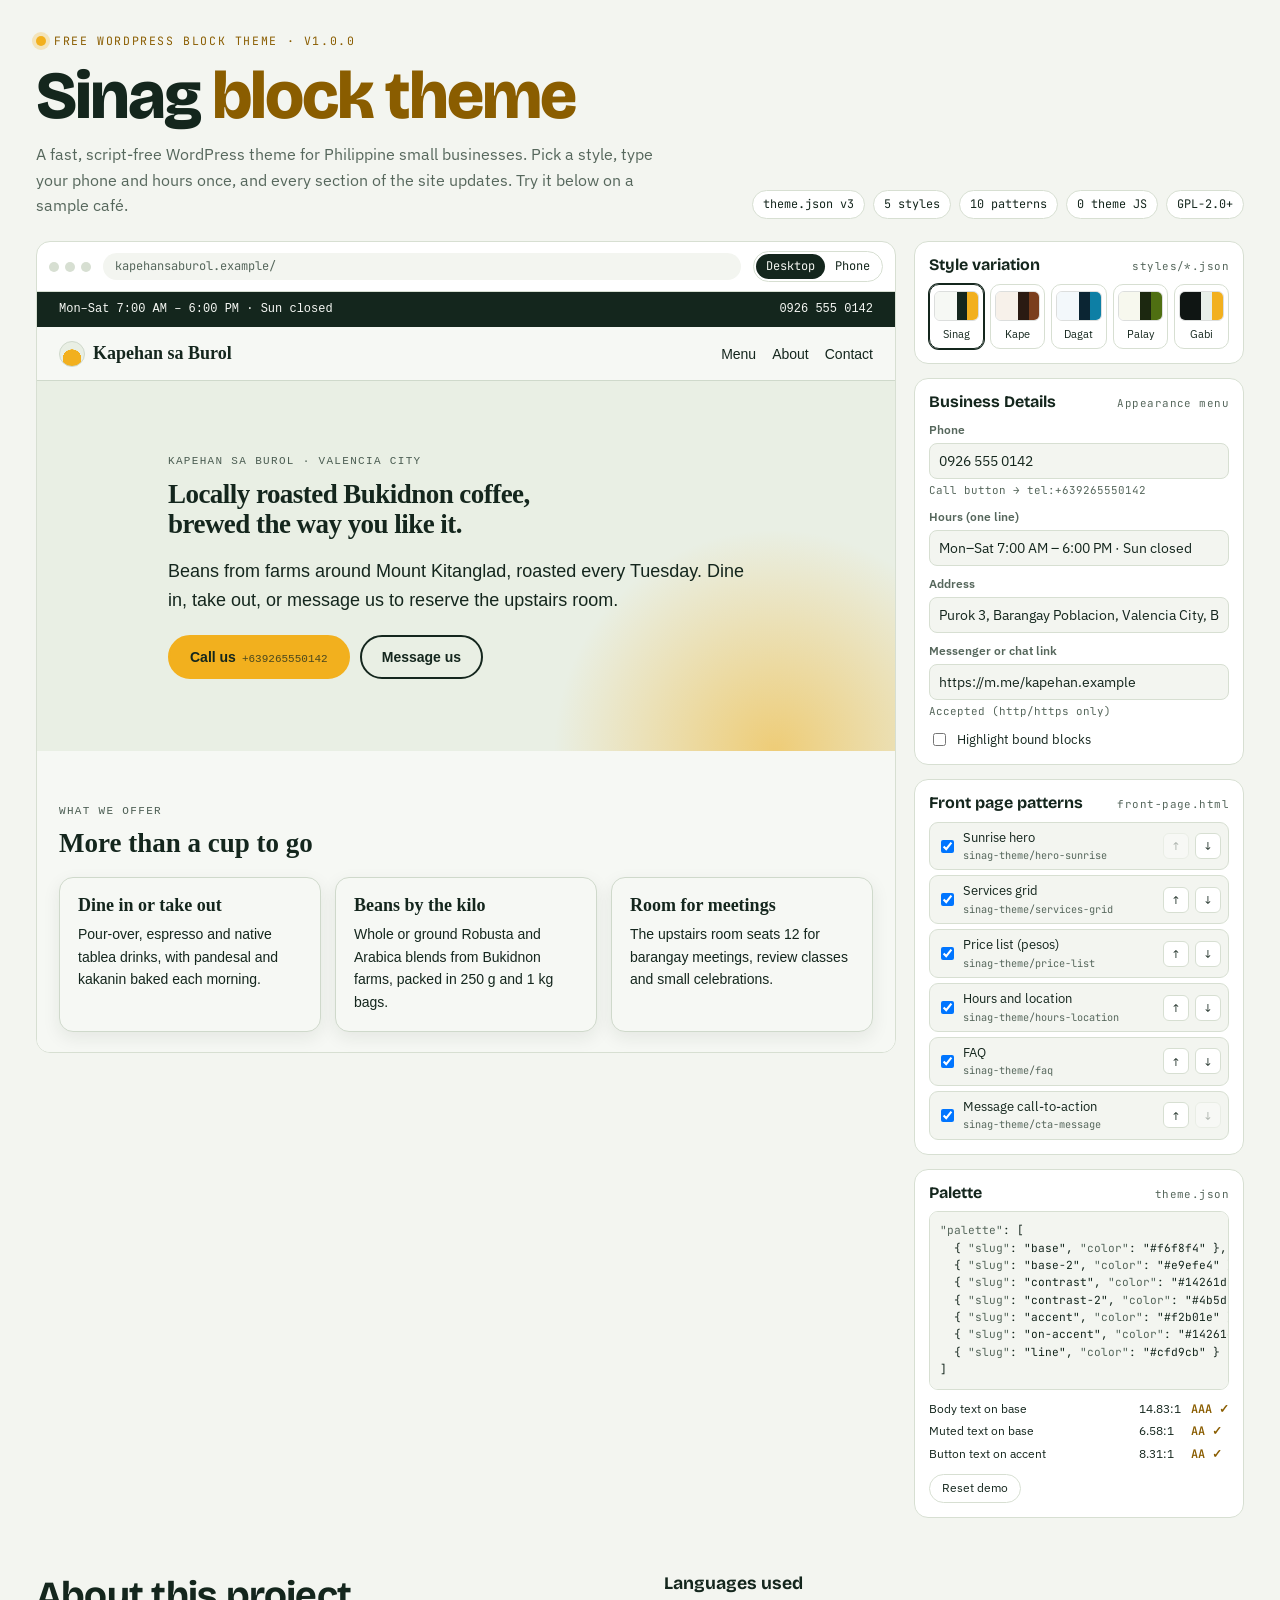
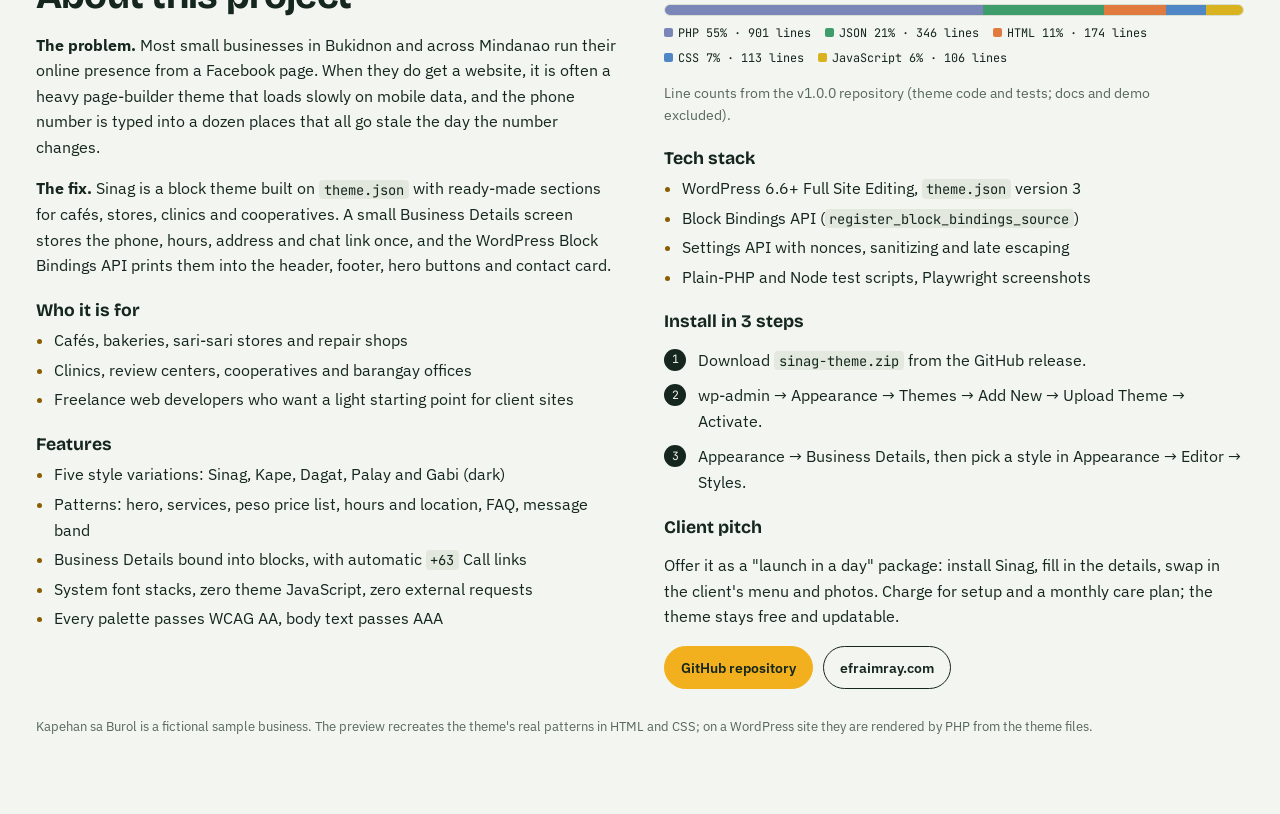
<file: demo/index.html>
<!doctype html>
<html lang="en">
<head>
<meta charset="utf-8">
<meta name="viewport" content="width=device-width, initial-scale=1, viewport-fit=cover">
<meta name="description" content="Interactive preview of Sinag, a free script-free WordPress block theme for Philippine small businesses.">
<title>Showcase · Sinag</title>
<meta name="claude:viewport-fit-sides" content="cover">
<link rel="preconnect" href="https://fonts.googleapis.com">
<style>body{margin:0}</style>
<link rel="stylesheet" href="https://fonts.googleapis.com/css2?family=Bricolage+Grotesque:opsz,wght@12..96,500;12..96,700;12..96,800&family=IBM+Plex+Sans:wght@400;500;600&family=JetBrains+Mono:wght@400;600&display=swap">
<style>
/* Layout: a "theme bench" — live site preview in a browser frame beside a control rail (Site Editor feel), then an About section. */
:root {
  --bg: #f3f5f0; --surface: #ffffff; --ink: #14261d; --muted: #56675c; --line: #d7dfd2;
  --accent: #f2b01e; --accent-ink: #8a5d00; --on-accent: #14261d; --focus: #0d7fa5;
  --font-display: "Bricolage Grotesque", "Segoe UI", system-ui, sans-serif;
  --font-body: "IBM Plex Sans", -apple-system, "Segoe UI", Roboto, sans-serif;
  --font-mono: "JetBrains Mono", ui-monospace, Menlo, Consolas, monospace;
  --radius: 14px;
}
@media (prefers-color-scheme: dark) { :root:not([data-theme="light"]) {
  --bg: #0e1412; --surface: #151d1a; --ink: #e6eee8; --muted: #9fb0a5; --line: #26332d;
  --accent: #f2b01e; --accent-ink: #f5c453; --on-accent: #14130c; --focus: #5cc8ea; color-scheme: dark } }
:root[data-theme="dark"] {
  --bg: #0e1412; --surface: #151d1a; --ink: #e6eee8; --muted: #9fb0a5; --line: #26332d;
  --accent: #f2b01e; --accent-ink: #f5c453; --on-accent: #14130c; --focus: #5cc8ea; color-scheme: dark }
* { box-sizing: border-box; }
body { background: var(--bg); color: var(--ink); font-family: var(--font-body); font-size: 16px; line-height: 1.6; }
.wrap { max-width: 1240px; margin: 0 auto; padding-left: max(16px, env(safe-area-inset-left, 0px)); padding-right: max(16px, env(safe-area-inset-right, 0px)); padding-block: 28px 64px; }
h1, h2, h3 { font-family: var(--font-display); line-height: 1.1; text-wrap: balance; margin: 0; }
.mono { font-family: var(--font-mono); }
button, input { font: inherit; color: inherit; }
:focus-visible { outline: 2px solid var(--focus); outline-offset: 2px; }

/* Masthead */
.mast { display: grid; grid-template-columns: minmax(0, 1fr) auto; gap: 20px; align-items: end; margin-bottom: 22px; }
.tag { font-family: var(--font-mono); font-size: .72rem; letter-spacing: .14em; text-transform: uppercase; color: var(--accent-ink); display: inline-flex; gap: 8px; align-items: center; margin-bottom: 10px; }
.tag::before { content: ""; width: 10px; height: 10px; border-radius: 50%; background: var(--accent); box-shadow: 0 0 0 4px color-mix(in srgb, var(--accent) 25%, transparent); }
.mast h1 { font-size: clamp(2.4rem, 6vw, 4.2rem); font-weight: 800; letter-spacing: -.03em; }
.mast h1 span { color: var(--accent-ink); }
.mast p { margin: 8px 0 0; color: var(--muted); max-width: 62ch; }
.facts { display: flex; flex-wrap: wrap; gap: 8px; justify-content: flex-end; }
.chip { font-family: var(--font-mono); font-size: .74rem; border: 1px solid var(--line); background: var(--surface); padding: 4px 10px; border-radius: 999px; white-space: nowrap; }

/* Bench */
.bench { display: grid; grid-template-columns: minmax(0, 1fr) 330px; gap: 18px; align-items: start; }
.frame { border: 1px solid var(--line); border-radius: var(--radius); overflow: hidden; background: var(--surface); min-width: 0; }
.chrome { display: flex; align-items: center; gap: 12px; padding: 9px 12px; border-bottom: 1px solid var(--line); }
.dots { display: flex; gap: 6px; } .dots i { width: 10px; height: 10px; border-radius: 50%; background: var(--line); display: block; }
.url { flex: 1; min-width: 0; font-family: var(--font-mono); font-size: .75rem; color: var(--muted); background: var(--bg); border-radius: 999px; padding: 4px 12px; white-space: nowrap; overflow: hidden; text-overflow: ellipsis; }
.seg { display: inline-flex; border: 1px solid var(--line); border-radius: 999px; padding: 2px; flex: none; }
.seg button { border: 0; background: none; padding: 3px 10px; border-radius: 999px; font-size: .75rem; cursor: pointer; font-family: var(--font-mono); }
.seg button[aria-pressed="true"] { background: var(--ink); color: var(--bg); }
.stage { background: repeating-linear-gradient(45deg, transparent 0 10px, color-mix(in srgb, var(--line) 35%, transparent) 10px 11px); display: flex; justify-content: center; }
.viewport { width: 100%; max-height: 760px; overflow: auto; transition: width .35s ease; background: var(--s-base); }
.viewport.phone { width: 390px; max-width: 100%; border-inline: 1px solid var(--line); }

/* ===== The sample site, styled ONLY from the active variation's palette (--s-*) ===== */
.site { --sans: -apple-system, BlinkMacSystemFont, "Segoe UI", Roboto, Arial, sans-serif; --serif: Charter, "Bitstream Charter", "Sitka Text", Cambria, Georgia, serif; --smono: ui-monospace, Menlo, Consolas, monospace;
  background: var(--s-base); color: var(--s-contrast); font-family: var(--sans); font-size: 15px; line-height: 1.6; transition: background .3s, color .3s; }
.site * { transition: background-color .3s, color .3s, border-color .3s; }
.site h2, .site h3, .site .s-h1 { font-family: var(--serif); font-weight: 700; color: var(--s-contrast); }
.s-in { max-width: 1000px; margin: 0 auto; padding-inline: 22px; }
.s-narrow { max-width: 640px; margin: 0 auto; padding-inline: 22px; }
.s-top { background: var(--s-contrast); color: var(--s-base); font-family: var(--smono); font-size: 12px; }
.s-top .s-in { display: flex; flex-wrap: wrap; justify-content: space-between; gap: 4px 16px; padding-block: 8px; }
.s-head { border-bottom: 1px solid var(--s-line); }
.s-head .s-in { display: flex; justify-content: space-between; align-items: center; gap: 12px; padding-block: 12px; }
.s-brand { font-family: var(--serif); font-weight: 700; font-size: 18px; display: flex; gap: 8px; align-items: center; }
.s-logo { width: 26px; height: 26px; border-radius: 50%; background: radial-gradient(circle at 50% 70%, var(--s-accent) 0 45%, transparent 46%), var(--s-base-2); border: 1px solid var(--s-line); }
.s-nav { display: flex; gap: 16px; font-size: 14px; } .s-nav span { cursor: default; }
.s-burger { display: none; width: 22px; height: 14px; border-block: 2px solid var(--s-contrast); position: relative; } .s-burger::after { content: ""; position: absolute; left: 0; right: 0; top: 4px; border-top: 2px solid var(--s-contrast); }
.s-eyebrow { font-family: var(--smono); font-size: 11px; letter-spacing: .12em; text-transform: uppercase; color: var(--s-contrast-2); margin: 0 0 8px; }
.s-band { padding-block: 52px; position: relative; }
.s-band.alt { background: var(--s-base-2); }
.s-hero { overflow: hidden; isolation: isolate; padding-block: 72px; }
.s-hero::before { content: ""; position: absolute; z-index: -1; width: 460px; aspect-ratio: 1; right: -110px; bottom: -230px; border-radius: 50%; background: radial-gradient(circle, color-mix(in srgb, var(--s-accent) 55%, transparent), transparent 68%); }
.s-h1 { font-size: clamp(28px, 4.4vw, 46px); line-height: 1.12; letter-spacing: -.02em; margin: 0 0 14px; }
.s-lead { font-size: 18px; margin: 0 0 20px; }
.s-btns { display: flex; flex-wrap: wrap; gap: 10px; }
.s-btn { display: inline-block; padding: 9px 20px; border-radius: 999px; font-weight: 600; font-size: 14px; background: var(--s-accent); color: var(--s-on-accent); border: 2px solid var(--s-accent); text-decoration: none; }
.s-btn.out { background: transparent; color: var(--s-contrast); border-color: var(--s-contrast); }
.s-btn.ink { background: var(--s-contrast); color: var(--s-base); border-color: var(--s-contrast); }
.s-btn small { font-family: var(--smono); font-weight: 400; opacity: .75; margin-left: 6px; font-size: 11px; }
.site h2 { font-size: 27px; margin: 0 0 18px; }
.site h3 { font-size: 18px; margin: 0 0 8px; }
.s-grid { display: grid; grid-template-columns: repeat(3, minmax(0, 1fr)); gap: 14px; }
.s-card { background: var(--s-base); border: 1px solid var(--s-line); border-radius: 14px; padding: 18px; box-shadow: 0 6px 18px color-mix(in srgb, var(--s-contrast) 8%, transparent); }
.s-card p { margin: 0; font-size: 14px; }
.s-cols { display: grid; grid-template-columns: repeat(2, minmax(0, 1fr)); gap: 28px; }
.s-row { display: flex; align-items: baseline; gap: 8px; margin: 0 0 10px; font-size: 14px; }
.s-row b { font-variant-numeric: tabular-nums; }
.s-lead-dots { flex: 1; min-width: 20px; border-bottom: 2px dotted var(--s-line); transform: translateY(-4px); }
.s-checks { list-style: none; padding: 0; margin: 14px 0 0; font-size: 14px; }
.s-checks li { position: relative; padding-left: 22px; margin-bottom: 4px; }
.s-checks li::before { content: ""; position: absolute; left: 3px; top: 5px; width: 6px; height: 11px; border: solid var(--s-contrast); border-width: 0 2px 2px 0; transform: rotate(45deg); }
.s-details { border-bottom: 1px solid var(--s-line); padding-block: 12px; }
.s-details summary { cursor: pointer; font-weight: 600; list-style: none; display: flex; justify-content: space-between; gap: 10px; }
.s-details summary::-webkit-details-marker { display: none; }
.s-details summary::after { content: "+"; font-family: var(--smono); } .s-details[open] summary::after { content: "\2212"; }
.s-details p { margin: 8px 0 0; font-size: 14px; }
.s-cta { background: var(--s-accent); color: var(--s-on-accent); text-align: center; padding-block: 48px; }
.s-cta h2 { color: var(--s-on-accent); }
.s-foot { background: var(--s-base-2); padding-block: 32px 18px; font-size: 14px; }
.s-foot .s-cols3 { display: grid; grid-template-columns: repeat(3, minmax(0, 1fr)); gap: 20px; }
.s-foot p { margin: 0 0 6px; }
.s-copy { border-top: 1px solid var(--s-line); margin-top: 18px; padding-top: 12px; font-size: 12px; }
.bound { border-radius: 4px; transition: box-shadow .4s, background-color .4s; }
.bound.flash { box-shadow: 0 0 0 3px var(--s-accent); background: color-mix(in srgb, var(--s-accent) 22%, transparent); }
.site.show-bindings .bound { box-shadow: inset 0 -2px 0 var(--s-accent); }
.site.show-bindings .bound::after { content: attr(data-key); font-family: var(--smono); font-size: 9px; letter-spacing: .05em; vertical-align: super; margin-left: 3px; background: var(--s-contrast); color: var(--s-base); padding: 0 4px; border-radius: 3px; }
.s-empty { padding: 60px 22px; text-align: center; color: var(--s-contrast-2); font-family: var(--smono); font-size: 13px; }
/* Phone layout inside the frame */
.viewport.phone .s-grid, .viewport.phone .s-cols, .viewport.phone .s-foot .s-cols3 { grid-template-columns: 1fr; }
.viewport.phone .s-nav { display: none; } .viewport.phone .s-burger { display: block; }
.viewport.phone .s-hero { padding-block: 48px; }

/* Rail */
.rail { display: grid; gap: 14px; min-width: 0; position: sticky; top: calc(env(safe-area-inset-top, 0px) + 12px); }
.panel { background: var(--surface); border: 1px solid var(--line); border-radius: var(--radius); padding: 14px; min-width: 0; }
.panel h2 { font-size: 1rem; font-weight: 700; display: flex; justify-content: space-between; align-items: baseline; gap: 8px; margin-bottom: 10px; }
.panel h2 small { font-family: var(--font-mono); font-weight: 400; font-size: .68rem; color: var(--muted); letter-spacing: .04em; }
.vars { display: grid; grid-template-columns: repeat(5, minmax(0, 1fr)); gap: 6px; }
.var { border: 1px solid var(--line); background: none; border-radius: 10px; padding: 6px 4px 5px; cursor: pointer; display: grid; gap: 5px; justify-items: center; font-size: .7rem; transition: transform .15s, border-color .15s; }
.var:hover { transform: translateY(-2px); }
.var[aria-pressed="true"] { border-color: var(--ink); box-shadow: 0 0 0 1px var(--ink); }
.sw { width: 100%; height: 30px; border-radius: 6px; display: grid; grid-template-columns: 2fr 1fr 1fr; overflow: hidden; border: 1px solid color-mix(in srgb, var(--ink) 15%, transparent); }
.field { display: grid; gap: 3px; margin-bottom: 9px; }
.field label { font-size: .74rem; font-weight: 600; color: var(--muted); }
.field input { border: 1px solid var(--line); background: var(--bg); border-radius: 8px; padding: 6px 9px; font-size: .86rem; min-width: 0; width: 100%; }
.field .hint { font-family: var(--font-mono); font-size: .68rem; color: var(--muted); overflow-wrap: anywhere; }
.field .hint.bad { color: #c2410c; }
.toggle { display: flex; align-items: center; gap: 8px; font-size: .8rem; cursor: pointer; }
.pats { list-style: none; margin: 0; padding: 0; display: grid; gap: 5px; }
.pat { display: grid; grid-template-columns: auto minmax(0, 1fr) auto auto; gap: 6px; align-items: center; border: 1px solid var(--line); border-radius: 9px; padding: 5px 7px; font-size: .8rem; background: var(--bg); }
.pat.off { opacity: .5; } .pat.off .pname { text-decoration: line-through; }
.pname { white-space: nowrap; overflow: hidden; text-overflow: ellipsis; }
.pname small { display: block; font-family: var(--font-mono); font-size: .64rem; color: var(--muted); overflow: hidden; text-overflow: ellipsis; }
.ib { border: 1px solid var(--line); background: var(--surface); width: 26px; height: 26px; border-radius: 6px; cursor: pointer; display: grid; place-items: center; font-size: .75rem; padding: 0; }
.ib:disabled { opacity: .35; cursor: default; }
.json { font-family: var(--font-mono); font-size: .7rem; line-height: 1.55; background: var(--bg); border: 1px solid var(--line); border-radius: 9px; padding: 10px; margin: 0; overflow: auto; max-height: 230px; white-space: pre; }
.json .k { color: var(--muted); }
.cr { display: grid; grid-template-columns: minmax(0, 1fr) auto auto; gap: 4px 10px; font-size: .74rem; margin-top: 10px; font-variant-numeric: tabular-nums; }
.cr .pass { font-family: var(--font-mono); color: var(--accent-ink); font-weight: 600; }
.reset { border: 1px solid var(--line); background: none; border-radius: 999px; padding: 4px 12px; font-size: .74rem; cursor: pointer; }

/* About */
.about { margin-top: 56px; display: grid; grid-template-columns: minmax(0, 1fr) minmax(0, 1fr); gap: 36px 48px; }
.about h2 { font-size: clamp(1.7rem, 3.5vw, 2.4rem); letter-spacing: -.02em; margin-bottom: 14px; }
.about h3 { font-size: 1.1rem; margin: 22px 0 8px; }
.about p, .about li { color: var(--ink); max-width: 64ch; }
.about ul { padding-left: 1.1em; margin: 0; }
.about li { margin-bottom: 4px; }
.about li::marker { color: var(--accent-ink); }
.langs { display: flex; height: 12px; border-radius: 999px; overflow: hidden; margin: 10px 0 8px; border: 1px solid var(--line); }
.langs span { display: block; height: 100%; }
.legend { display: flex; flex-wrap: wrap; gap: 6px 14px; font-family: var(--font-mono); font-size: .74rem; }
.legend i { display: inline-block; width: 9px; height: 9px; border-radius: 2px; margin-right: 5px; vertical-align: 0; }
.steps { counter-reset: s; list-style: none; padding: 0; }
.steps li { counter-increment: s; position: relative; padding-left: 34px; margin-bottom: 10px; }
.steps li::before { content: counter(s); position: absolute; left: 0; top: 1px; width: 22px; height: 22px; border-radius: 50%; background: var(--ink); color: var(--bg); font-family: var(--font-mono); font-size: .72rem; display: grid; place-items: center; }
code { font-family: var(--font-mono); font-size: .86em; background: color-mix(in srgb, var(--line) 55%, transparent); padding: .05em .35em; border-radius: 4px; overflow-wrap: anywhere; }
.links { display: flex; flex-wrap: wrap; gap: 10px; margin-top: 16px; }
.btn { display: inline-flex; align-items: center; gap: 8px; padding: 9px 16px; border-radius: 999px; font-weight: 600; text-decoration: none; font-size: .9rem; border: 1px solid var(--ink); color: var(--ink); }
.btn.primary { background: var(--accent); border-color: var(--accent); color: var(--on-accent); }
.note { font-size: .8rem; color: var(--muted); margin-top: 28px; }

@media (max-width: 980px) { .bench { grid-template-columns: 1fr; } .rail { position: static; grid-template-columns: repeat(auto-fit, minmax(280px, 1fr)); } }
@media (max-width: 760px) {
  .mast { grid-template-columns: 1fr; } .facts { justify-content: flex-start; }
  .about { grid-template-columns: 1fr; }
  .s-grid, .s-cols, .s-foot .s-cols3 { grid-template-columns: 1fr; }
  .s-nav { display: none; } .s-burger { display: block; }
  .seg { display: none; }
}
@media (prefers-reduced-motion: reduce) { *, *::before, *::after { transition: none !important; animation: none !important; } }
</style>
</head>
<body>

<div class="wrap">
  <header class="mast">
    <div>
      <div class="tag">Free WordPress block theme · v1.0.0</div>
      <h1>Sinag <span>block theme</span></h1>
      <p>A fast, script-free WordPress theme for Philippine small businesses. Pick a style, type your phone and hours once, and every section of the site updates. Try it below on a sample café.</p>
    </div>
    <div class="facts" aria-label="Project facts">
      <span class="chip">theme.json v3</span><span class="chip">5 styles</span><span class="chip">10 patterns</span><span class="chip">0 theme JS</span><span class="chip">GPL-2.0+</span>
    </div>
  </header>

  <section class="bench" aria-label="Interactive theme preview">
    <div class="frame">
      <div class="chrome">
        <div class="dots" aria-hidden="true"><i></i><i></i><i></i></div>
        <div class="url" id="url">kapehansaburol.example/</div>
        <div class="seg" role="group" aria-label="Preview width">
          <button type="button" id="dev-desk" aria-pressed="true">Desktop</button>
          <button type="button" id="dev-phone" aria-pressed="false">Phone</button>
        </div>
      </div>
      <div class="stage"><div class="viewport" id="viewport"><div class="site" id="site" aria-live="off"></div></div></div>
    </div>

    <aside class="rail">
      <div class="panel">
        <h2>Style variation <small>styles/*.json</small></h2>
        <div class="vars" id="vars" role="group" aria-label="Style variations"></div>
      </div>

      <div class="panel">
        <h2>Business Details <small>Appearance menu</small></h2>
        <div class="field"><label for="f-phone">Phone</label><input id="f-phone" type="tel" autocomplete="off"><span class="hint" id="h-phone"></span></div>
        <div class="field"><label for="f-hours">Hours (one line)</label><input id="f-hours" type="text" autocomplete="off"></div>
        <div class="field"><label for="f-address">Address</label><input id="f-address" type="text" autocomplete="off"></div>
        <div class="field"><label for="f-messenger">Messenger or chat link</label><input id="f-messenger" type="url" autocomplete="off"><span class="hint" id="h-messenger"></span></div>
        <label class="toggle"><input type="checkbox" id="show-bind"> Highlight bound blocks</label>
      </div>

      <div class="panel">
        <h2>Front page patterns <small>front-page.html</small></h2>
        <ul class="pats" id="pats"></ul>
      </div>

      <div class="panel">
        <h2>Palette <small id="json-file">theme.json</small></h2>
        <pre class="json" id="json" tabindex="0" aria-label="Active palette JSON"></pre>
        <div class="cr" id="contrast"></div>
        <p style="margin:10px 0 0"><button type="button" class="reset" id="reset">Reset demo</button></p>
      </div>
    </aside>
  </section>

  <section class="about" aria-labelledby="about-h">
    <div>
      <h2 id="about-h">About this project</h2>
      <p><strong>The problem.</strong> Most small businesses in Bukidnon and across Mindanao run their online presence from a Facebook page. When they do get a website, it is often a heavy page-builder theme that loads slowly on mobile data, and the phone number is typed into a dozen places that all go stale the day the number changes.</p>
      <p><strong>The fix.</strong> Sinag is a block theme built on <code>theme.json</code> with ready-made sections for cafés, stores, clinics and cooperatives. A small Business Details screen stores the phone, hours, address and chat link once, and the WordPress Block Bindings API prints them into the header, footer, hero buttons and contact card.</p>
      <h3>Who it is for</h3>
      <ul>
        <li>Cafés, bakeries, sari-sari stores and repair shops</li>
        <li>Clinics, review centers, cooperatives and barangay offices</li>
        <li>Freelance web developers who want a light starting point for client sites</li>
      </ul>
      <h3>Features</h3>
      <ul>
        <li>Five style variations: Sinag, Kape, Dagat, Palay and Gabi (dark)</li>
        <li>Patterns: hero, services, peso price list, hours and location, FAQ, message band</li>
        <li>Business Details bound into blocks, with automatic <code>+63</code> Call links</li>
        <li>System font stacks, zero theme JavaScript, zero external requests</li>
        <li>Every palette passes WCAG AA, body text passes AAA</li>
      </ul>
    </div>
    <div>
      <h3 style="margin-top:0">Languages used</h3>
      <div class="langs" aria-hidden="true" id="langbar"></div>
      <div class="legend" id="legend"></div>
      <p style="font-size:.88rem;color:var(--muted)">Line counts from the v1.0.0 repository (theme code and tests; docs and demo excluded).</p>
      <h3>Tech stack</h3>
      <ul>
        <li>WordPress 6.6+ Full Site Editing, <code>theme.json</code> version 3</li>
        <li>Block Bindings API (<code>register_block_bindings_source</code>)</li>
        <li>Settings API with nonces, sanitizing and late escaping</li>
        <li>Plain-PHP and Node test scripts, Playwright screenshots</li>
      </ul>
      <h3>Install in 3 steps</h3>
      <ol class="steps">
        <li>Download <code>sinag-theme.zip</code> from the GitHub release.</li>
        <li>wp-admin → Appearance → Themes → Add New → Upload Theme → Activate.</li>
        <li>Appearance → Business Details, then pick a style in Appearance → Editor → Styles.</li>
      </ol>
      <h3>Client pitch</h3>
      <p>Offer it as a "launch in a day" package: install Sinag, fill in the details, swap in the client's menu and photos. Charge for setup and a monthly care plan; the theme stays free and updatable.</p>
      <div class="links">
        <a class="btn primary" href="https://github.com/EfraimRay/sinag-theme" target="_blank" rel="noopener">GitHub repository</a>
        <a class="btn" href="https://www.efraimray.com/" target="_blank" rel="noopener">efraimray.com</a>
      </div>
    </div>
  </section>
  <p class="note">Kapehan sa Burol is a fictional sample business. The preview recreates the theme's real patterns in HTML and CSS; on a WordPress site they are rendered by PHP from the theme files.</p>
</div>

<script>
(function () {
  'use strict';
  // Palettes copied from theme.json and styles/*.json (same slugs in every file).
  var VARS = [
    { id: 'sinag', title: 'Sinag', file: 'theme.json', p: { 'base': '#f6f8f4', 'base-2': '#e9efe4', 'contrast': '#14261d', 'contrast-2': '#4b5d52', 'accent': '#f2b01e', 'on-accent': '#14261d', 'line': '#cfd9cb' } },
    { id: 'kape', title: 'Kape', file: 'styles/kape.json', p: { 'base': '#f7f1ea', 'base-2': '#ecdfd2', 'contrast': '#2a1a12', 'contrast-2': '#6a5345', 'accent': '#7a3e1d', 'on-accent': '#fff8f0', 'line': '#dccbbb' } },
    { id: 'dagat', title: 'Dagat', file: 'styles/dagat.json', p: { 'base': '#f3f8fb', 'base-2': '#dfeef5', 'contrast': '#0b2533', 'contrast-2': '#46606d', 'accent': '#0d7fa5', 'on-accent': '#ffffff', 'line': '#c6dce6' } },
    { id: 'palay', title: 'Palay', file: 'styles/palay.json', p: { 'base': '#f7f8ee', 'base-2': '#eaeed8', 'contrast': '#1c2810', 'contrast-2': '#55603f', 'accent': '#4f6f12', 'on-accent': '#ffffff', 'line': '#d4dbbb' } },
    { id: 'gabi', title: 'Gabi', file: 'styles/gabi.json', p: { 'base': '#0f1513', 'base-2': '#18211d', 'contrast': '#e8efe9', 'contrast-2': '#a5b4aa', 'accent': '#f2b01e', 'on-accent': '#14130c', 'line': '#2b3832' } }
  ];
  var PATTERNS = [
    { slug: 'hero-sunrise', name: 'Sunrise hero' },
    { slug: 'services-grid', name: 'Services grid' },
    { slug: 'price-list', name: 'Price list (pesos)' },
    { slug: 'hours-location', name: 'Hours and location' },
    { slug: 'faq', name: 'FAQ' },
    { slug: 'cta-message', name: 'Message call-to-action' }
  ];
  var DEFAULTS = { phone: '0926 555 0142', hours: 'Mon–Sat 7:00 AM – 6:00 PM · Sun closed', address: 'Purok 3, Barangay Poblacion, Valencia City, Bukidnon', messenger: 'https://m.me/kapehan.example' };
  var LANGS = [['PHP', 901, '#7a86b8'], ['JSON', 346, '#3f9d6b'], ['HTML', 174, '#e07a3f'], ['CSS', 113, '#4f86c6'], ['JavaScript', 106, '#d8b21f']];

  var $ = function (id) { return document.getElementById(id); };
  var store = { get: function (k) { try { return JSON.parse(localStorage.getItem('sinag-demo-' + k)); } catch (e) { return null; } }, set: function (k, v) { try { localStorage.setItem('sinag-demo-' + k, JSON.stringify(v)); } catch (e) { /* storage blocked: demo still works */ } } };
  var state = { v: 'sinag', device: 'desk', biz: Object.assign({}, DEFAULTS), order: PATTERNS.map(function (p) { return p.slug; }), off: {} };
  var saved = store.get('state'); if (saved && saved.order && saved.biz) { state = Object.assign(state, saved); }

  function esc(s) { return String(s).replace(/[&<>"']/g, function (c) { return { '&': '&amp;', '<': '&lt;', '>': '&gt;', '"': '&quot;', "'": '&#39;' }[c]; }); }
  // Same rules as sinag_theme_phone_to_tel() in inc/helpers.php.
  function phoneToTel(phone) {
    phone = String(phone).trim(); var d = phone.replace(/\D/g, '');
    if (!d) return '';
    if (phone.charAt(0) === '+') return 'tel:+' + d;
    if (d.indexOf('63') === 0 && d.length === 12) return 'tel:+' + d;
    if (d.charAt(0) === '0' && d.length >= 9 && d.length <= 11) return 'tel:+63' + d.slice(1);
    return 'tel:' + d;
  }
  function cleanPhone(p) { return String(p).replace(/[^0-9+()\-\s]/g, '').replace(/\s+/g, ' ').trim(); }
  function webUrl(u) { u = String(u).trim(); return /^https?:\/\//i.test(u) ? u : ''; }
  function b(key, fallback) { var v = state.biz[key] ? (key === 'phone' ? cleanPhone(state.biz[key]) : state.biz[key]) : ''; return '<span class="bound" data-key="' + key + '">' + esc(v || fallback) + '</span>'; }
  function tel() { return phoneToTel(cleanPhone(state.biz.phone)) || 'tel:+639170000000'; }

  var SECTIONS = {
    'hero-sunrise': function () { return '<section class="s-band alt s-hero"><div class="s-narrow"><p class="s-eyebrow">Kapehan sa Burol · Valencia City</p><h2 class="s-h1">Locally roasted Bukidnon coffee, brewed the way you like it.</h2><p class="s-lead">Beans from farms around Mount Kitanglad, roasted every Tuesday. Dine in, take out, or message us to reserve the upstairs room.</p><div class="s-btns"><a class="s-btn" href="' + esc(tel()) + '" data-demo-link>Call us<small class="bound" data-key="phone_link">' + esc(tel().replace('tel:', '')) + '</small></a><a class="s-btn out" href="' + esc(webUrl(state.biz.messenger) || '#') + '" data-demo-link>Message us</a></div></div></section>'; },
    'services-grid': function () { return '<section class="s-band"><div class="s-in"><p class="s-eyebrow">What we offer</p><h2>More than a cup to go</h2><div class="s-grid">' +
      [['Dine in or take out', 'Pour-over, espresso and native tablea drinks, with pandesal and kakanin baked each morning.'], ['Beans by the kilo', 'Whole or ground Robusta and Arabica blends from Bukidnon farms, packed in 250 g and 1 kg bags.'], ['Room for meetings', 'The upstairs room seats 12 for barangay meetings, review classes and small celebrations.']]
        .map(function (c) { return '<div class="s-card"><h3>' + c[0] + '</h3><p>' + c[1] + '</p></div>'; }).join('') + '</div></div></section>'; },
    'price-list': function () {
      function rows(list) { return list.map(function (r) { return '<p class="s-row"><span>' + r[0] + '</span><span class="s-lead-dots" aria-hidden="true"></span><b>₱' + r[1] + '</b></p>'; }).join(''); }
      return '<section class="s-band alt"><div class="s-in"><p class="s-eyebrow">Menu</p><h2>Prices</h2><div class="s-cols"><div><h3>Coffee</h3>' + rows([['Brewed Bukidnon Robusta', 85], ['Spanish latte', 140], ['Tablea hot chocolate', 120]]) + '</div><div><h3>Bakery</h3>' + rows([['Pandesal (6 pcs)', 45], ['Ube cheese ensaymada', 65], ['Beans, 250 g bag', 320]]) + '</div></div></div></section>'; },
    'hours-location': function () { return '<section class="s-band"><div class="s-in s-cols"><div><p class="s-eyebrow">Hours</p><h2>Drop by</h2><p class="s-lead" style="margin:0">' + b('hours', DEFAULTS.hours) + '</p><ul class="s-checks"><li>Free Wi-Fi and charging outlets</li><li>GCash and Maya accepted</li><li>Parking for motorcycles in front</li></ul></div><div class="s-card"><p class="s-eyebrow">Address</p><p style="margin:0 0 14px">' + b('address', DEFAULTS.address) + '</p><p class="s-eyebrow">Phone</p><p style="margin:0 0 14px">' + b('phone', DEFAULTS.phone) + '</p><div class="s-btns"><a class="s-btn" href="' + esc(tel()) + '" data-demo-link>Call</a><a class="s-btn out" href="mailto:hello@example.com" data-demo-link>Email</a></div></div></div></section>'; },
    'faq': function () { return '<section class="s-band"><div class="s-narrow"><h2>Questions we get a lot</h2>' +
      [['Do you deliver?', 'Yes, within Valencia City through local riders. Message us your order and landmark.'], ['Can we reserve the upstairs room?', 'Book at least two days ahead. There is no room fee when the group orders ₱1,500 or more.'], ['Do you sell beans wholesale?', 'We supply cafés and resellers from 5 kg per month. Ask for the current rate card.']]
        .map(function (q, i) { return '<details class="s-details"' + (i === 0 ? ' open' : '') + '><summary>' + q[0] + '</summary><p>' + q[1] + '</p></details>'; }).join('') + '</div></section>'; },
    'cta-message': function () { return '<section class="s-cta"><div class="s-in"><h2>Order ahead, skip the line.</h2><a class="s-btn ink" href="' + esc(webUrl(state.biz.messenger) || '#') + '" data-demo-link>Message us</a></div></section>'; }
  };

  function renderSite() {
    var html = '<div class="s-top"><div class="s-in">' + b('hours', DEFAULTS.hours) + b('phone', DEFAULTS.phone) + '</div></div>' +
      '<div class="s-head"><div class="s-in"><div class="s-brand"><span class="s-logo" aria-hidden="true"></span>Kapehan sa Burol</div><nav class="s-nav" aria-label="Sample menu"><span>Menu</span><span>About</span><span>Contact</span></nav><span class="s-burger" aria-hidden="true"></span></div></div>';
    var shown = state.order.filter(function (s) { return !state.off[s]; });
    html += shown.length ? shown.map(function (s) { return SECTIONS[s](); }).join('') : '<div class="s-empty">All patterns are hidden. Turn one back on in the rail.</div>';
    html += '<footer class="s-foot"><div class="s-in"><div class="s-cols3"><div><p class="s-brand">Kapehan sa Burol</p></div><div><p class="s-eyebrow">Visit</p><p>' + b('address', DEFAULTS.address) + '</p></div><div><p class="s-eyebrow">Contact</p><p>' + b('phone', DEFAULTS.phone) + '</p><p>hello@example.com</p></div></div><p class="s-copy">© 2026 · Built with the Sinag theme</p></div></footer>';
    $('site').innerHTML = html;
  }
  function applyVariation() {
    var v = VARS.filter(function (x) { return x.id === state.v; })[0] || VARS[0], site = $('site'), vp = $('viewport');
    Object.keys(v.p).forEach(function (k) { site.style.setProperty('--s-' + k, v.p[k]); vp.style.setProperty('--s-' + k, v.p[k]); });
    $('vars').querySelectorAll('.var').forEach(function (btn) { btn.setAttribute('aria-pressed', String(btn.getAttribute('data-v') === v.id)); });
    $('json-file').textContent = v.file;
    $('json').innerHTML = '<span class="k">"palette"</span>: [\n' + Object.keys(v.p).map(function (k) { return '  { <span class="k">"slug"</span>: "' + k + '", <span class="k">"color"</span>: "' + v.p[k] + '" }'; }).join(',\n') + '\n]';
    var pairs = [['Body text on base', 'contrast', 'base', 7, 'AAA'], ['Muted text on base', 'contrast-2', 'base', 4.5, 'AA'], ['Button text on accent', 'on-accent', 'accent', 4.5, 'AA']];
    $('contrast').innerHTML = pairs.map(function (p) { var r = ratio(v.p[p[1]], v.p[p[2]]); return '<span>' + p[0] + '</span><span>' + r.toFixed(2) + ':1</span><span class="pass">' + (r >= p[3] ? p[4] + ' ✓' : 'fail') + '</span>'; }).join('');
  }
  function lum(hex) { var c = hex.slice(1).match(/../g).map(function (h) { var x = parseInt(h, 16) / 255; return x <= 0.03928 ? x / 12.92 : Math.pow((x + 0.055) / 1.055, 2.4); }); return 0.2126 * c[0] + 0.7152 * c[1] + 0.0722 * c[2]; }
  function ratio(a, b2) { var x = lum(a), y = lum(b2); if (x < y) { var t = x; x = y; y = t; } return (x + 0.05) / (y + 0.05); }

  function renderPatterns() {
    $('pats').innerHTML = state.order.map(function (s, i) {
      var p = PATTERNS.filter(function (x) { return x.slug === s; })[0], off = !!state.off[s];
      return '<li class="pat' + (off ? ' off' : '') + '"><input type="checkbox" id="pt-' + s + '" data-act="toggle" data-s="' + s + '"' + (off ? '' : ' checked') + ' aria-label="Show ' + p.name + '"><label class="pname" for="pt-' + s + '">' + p.name + '<small>sinag-theme/' + s + '</small></label><button type="button" class="ib" data-act="up" data-s="' + s + '" aria-label="Move ' + p.name + ' up"' + (i === 0 ? ' disabled' : '') + '>↑</button><button type="button" class="ib" data-act="down" data-s="' + s + '" aria-label="Move ' + p.name + ' down"' + (i === state.order.length - 1 ? ' disabled' : '') + '>↓</button></li>';
    }).join('');
  }
  function hints() {
    var t = phoneToTel(cleanPhone(state.biz.phone));
    $('h-phone').textContent = t ? 'Call button → ' + t : 'Empty: patterns show their sample number';
    var ok = !state.biz.messenger || webUrl(state.biz.messenger);
    $('h-messenger').textContent = ok ? (state.biz.messenger ? 'Accepted (http/https only)' : 'Empty: button keeps its sample link') : 'Rejected: only http:// or https:// links are saved';
    $('h-messenger').classList.toggle('bad', !ok);
  }
  function flash(key) { $('site').querySelectorAll('.bound[data-key="' + key + '"]' + (key === 'phone' ? ', .bound[data-key="phone_link"]' : '')).forEach(function (el) { el.classList.add('flash'); setTimeout(function () { el.classList.remove('flash'); }, 700); }); }
  function save() { store.set('state', state); }
  function renderAll() { renderSite(); applyVariation(); renderPatterns(); hints(); setDevice(state.device); $('site').classList.toggle('show-bindings', $('show-bind').checked); }
  function setDevice(d) { state.device = d; $('viewport').classList.toggle('phone', d === 'phone'); $('dev-desk').setAttribute('aria-pressed', String(d === 'desk')); $('dev-phone').setAttribute('aria-pressed', String(d === 'phone')); }

  // Variation buttons
  $('vars').innerHTML = VARS.map(function (v) { return '<button type="button" class="var" data-v="' + v.id + '" aria-pressed="false"><span class="sw" aria-hidden="true"><span style="background:' + v.p.base + '"></span><span style="background:' + v.p.contrast + '"></span><span style="background:' + v.p.accent + '"></span></span>' + v.title + '</button>'; }).join('');
  $('vars').addEventListener('click', function (e) { var btn = e.target.closest('.var'); if (!btn) return; state.v = btn.getAttribute('data-v'); applyVariation(); save(); });
  // Business Details fields
  ['phone', 'hours', 'address', 'messenger'].forEach(function (k) {
    var input = $('f-' + k); input.value = state.biz[k];
    input.addEventListener('input', function () { state.biz[k] = input.value; renderSite(); hints(); flash(k); save(); });
  });
  $('show-bind').addEventListener('change', function (e) { $('site').classList.toggle('show-bindings', e.target.checked); });
  // Pattern list
  $('pats').addEventListener('click', function (e) {
    var btn = e.target.closest('button[data-act]'); if (!btn) return;
    var s = btn.getAttribute('data-s'), i = state.order.indexOf(s), j = btn.getAttribute('data-act') === 'up' ? i - 1 : i + 1;
    if (j < 0 || j >= state.order.length) return;
    state.order.splice(i, 1); state.order.splice(j, 0, s); renderPatterns(); renderSite(); save();
    var again = $('pats').querySelector('button[data-act="' + btn.getAttribute('data-act') + '"][data-s="' + s + '"]'); if (again && !again.disabled) again.focus();
  });
  $('pats').addEventListener('change', function (e) { var c = e.target.closest('[data-act="toggle"]'); if (!c) return; state.off[c.getAttribute('data-s')] = !c.checked; renderPatterns(); renderSite(); save(); });
  // Device + links inside the sample site stay inside the demo
  $('dev-desk').addEventListener('click', function () { setDevice('desk'); save(); });
  $('dev-phone').addEventListener('click', function () { setDevice('phone'); save(); });
  $('site').addEventListener('click', function (e) { var a = e.target.closest('[data-demo-link]'); if (!a) return; e.preventDefault(); $('url').textContent = 'Demo link → ' + a.getAttribute('href'); });
  $('reset').addEventListener('click', function () { state = { v: 'sinag', device: state.device, biz: Object.assign({}, DEFAULTS), order: PATTERNS.map(function (p) { return p.slug; }), off: {} }; ['phone', 'hours', 'address', 'messenger'].forEach(function (k) { $('f-' + k).value = state.biz[k]; }); renderAll(); save(); $('url').textContent = 'kapehansaburol.example/'; });

  // Languages bar
  var total = LANGS.reduce(function (s, l) { return s + l[1]; }, 0) || 1;
  $('langbar').innerHTML = LANGS.map(function (l) { return '<span style="width:' + (l[1] / total * 100) + '%;background:' + l[2] + '"></span>'; }).join('');
  $('legend').innerHTML = LANGS.map(function (l) { return '<span><i style="background:' + l[2] + '"></i>' + l[0] + ' ' + Math.round(l[1] / total * 100) + '% · ' + l[1] + ' lines</span>'; }).join('');

  renderAll();
})();
</script>
</body>
</html>
</file>
